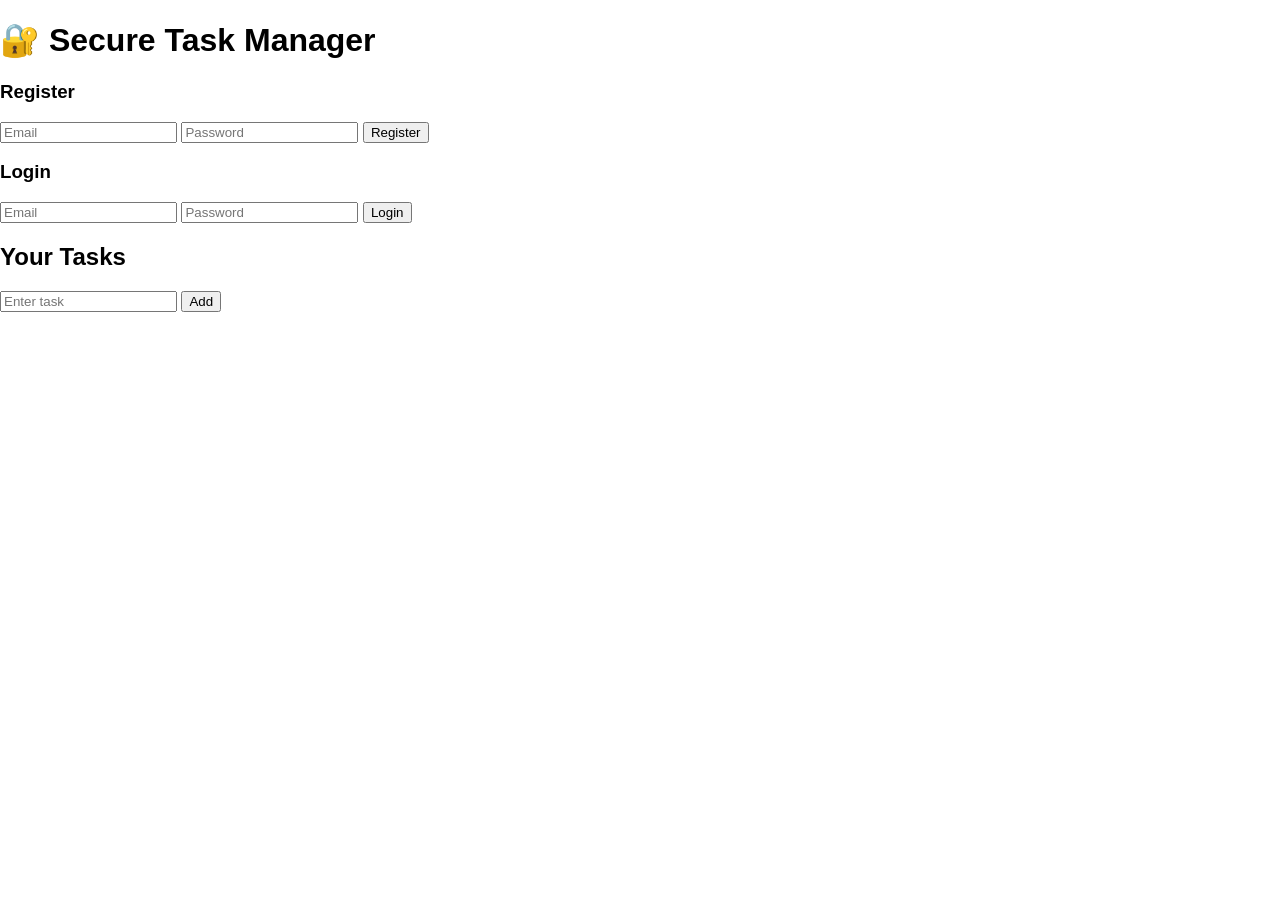
<file: frontend/index.html>
<!DOCTYPE html>
<html>
<head>
  <title>Secure Task Manager</title>
  <link rel="stylesheet" href="style.css">
</head>
<body>

<div class="container">  
  <h1>🔐 Secure Task Manager</h1>

  <div class="auth">
    <h3>Register</h3>
    <input id="regEmail" placeholder="Email">
    <input id="regPass" type="password" placeholder="Password">
    <button onclick="register()">Register</button>

    <h3>Login</h3>
    <input id="loginEmail" placeholder="Email">
    <input id="loginPass" type="password" placeholder="Password">
    <button onclick="login()">Login</button>
  </div>

  <div class="task-box">
    <h2>Your Tasks</h2>
    <input id="taskInput" placeholder="Enter task">
    <button onclick="addTask()">Add</button>

    <ul id="taskList"></ul>
  </div>
</div>

<script src="script.js"></script>

</body>
</html>
</file>
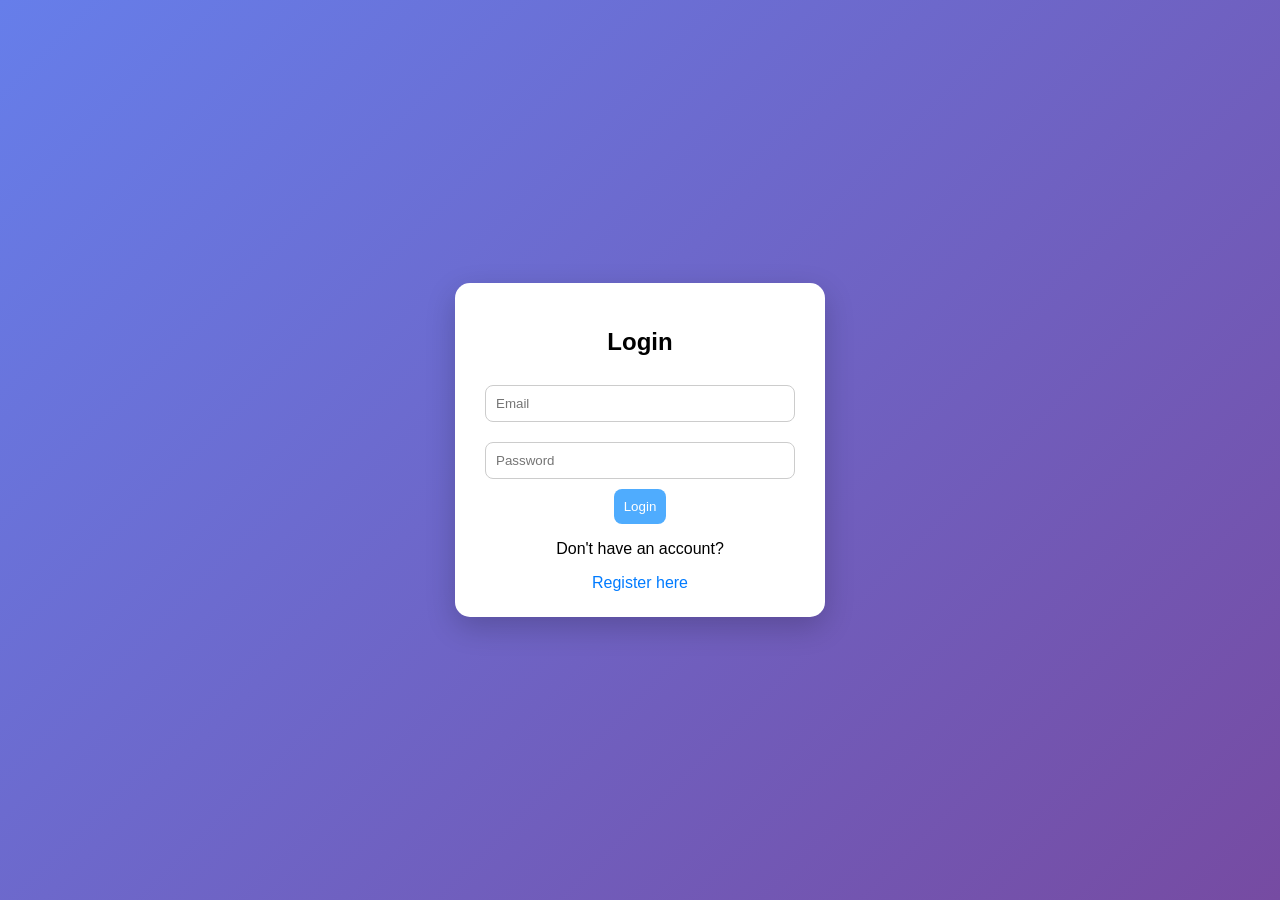
<file: frontend/login.html>
<!DOCTYPE html>
<html>
<head>
  <title>Login</title>
  <link rel="stylesheet" href="style.css">
</head>
<body class="login-bg">

<div class="center-box">
  <div class="auth-card">
    <h2>Login</h2>

    <input id="loginEmail" placeholder="Email">
    <input id="loginPass" type="password" placeholder="Password">

    <button onclick="login()">Login</button>

    <p>Don't have an account?</p>
    <a href="register.html">Register here</a>
  </div>
</div>

<script src="script.js"></script>
</body>
</html>
</file>
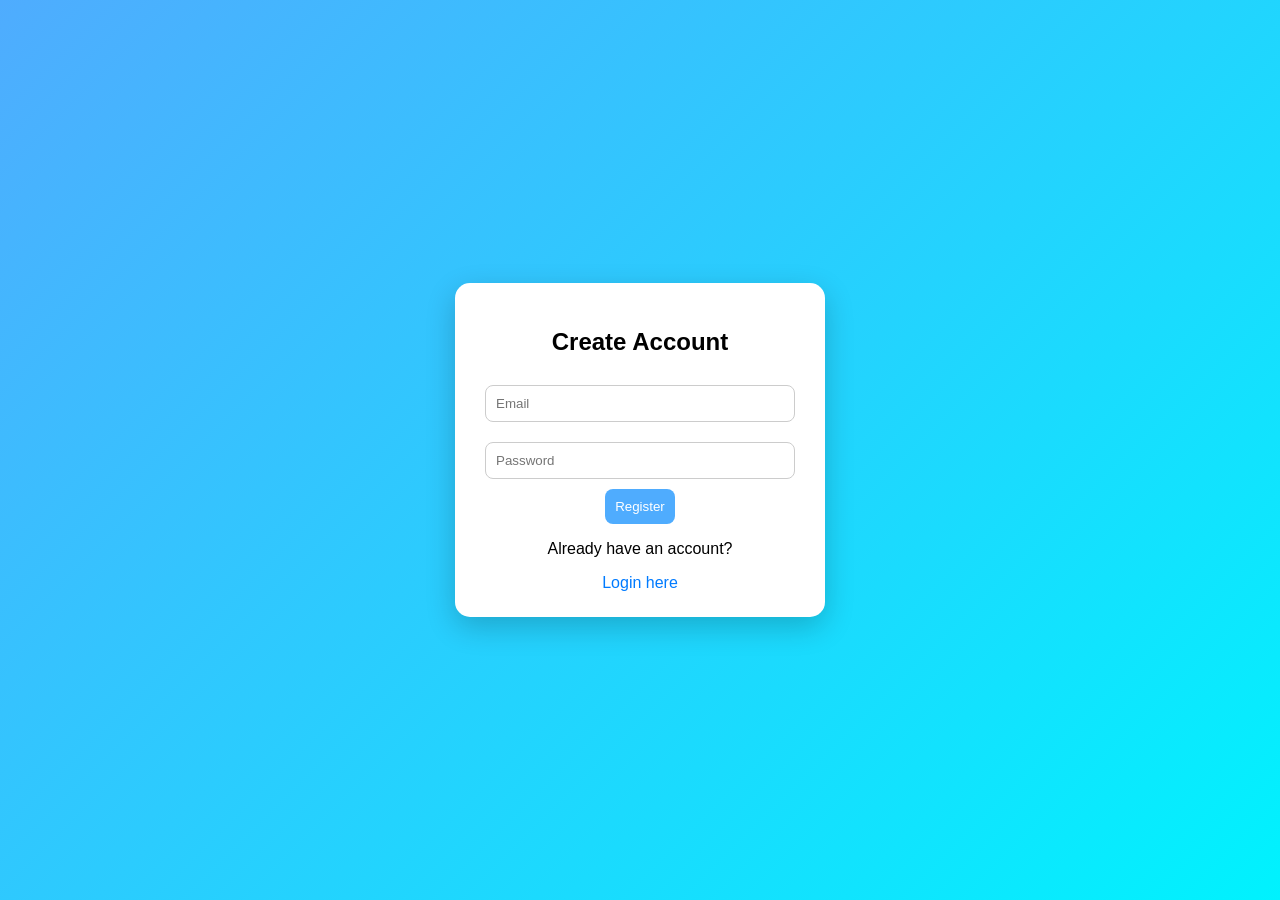
<file: frontend/register.html>
<!DOCTYPE html>
<html>
<head>
  <title>Register</title>
  <link rel="stylesheet" href="style.css">
</head>
<body class="register-bg">

<div class="center-box">
  <div class="auth-card">
    <h2>Create Account</h2>

    <input id="email" placeholder="Email">
    <input id="password" type="password" placeholder="Password">

    <button onclick="register()">Register</button>

    <p>Already have an account?</p>
    <a href="login.html">Login here</a>
  </div>
</div>

<script src="script.js"></script>
</body>
</html>
</file>
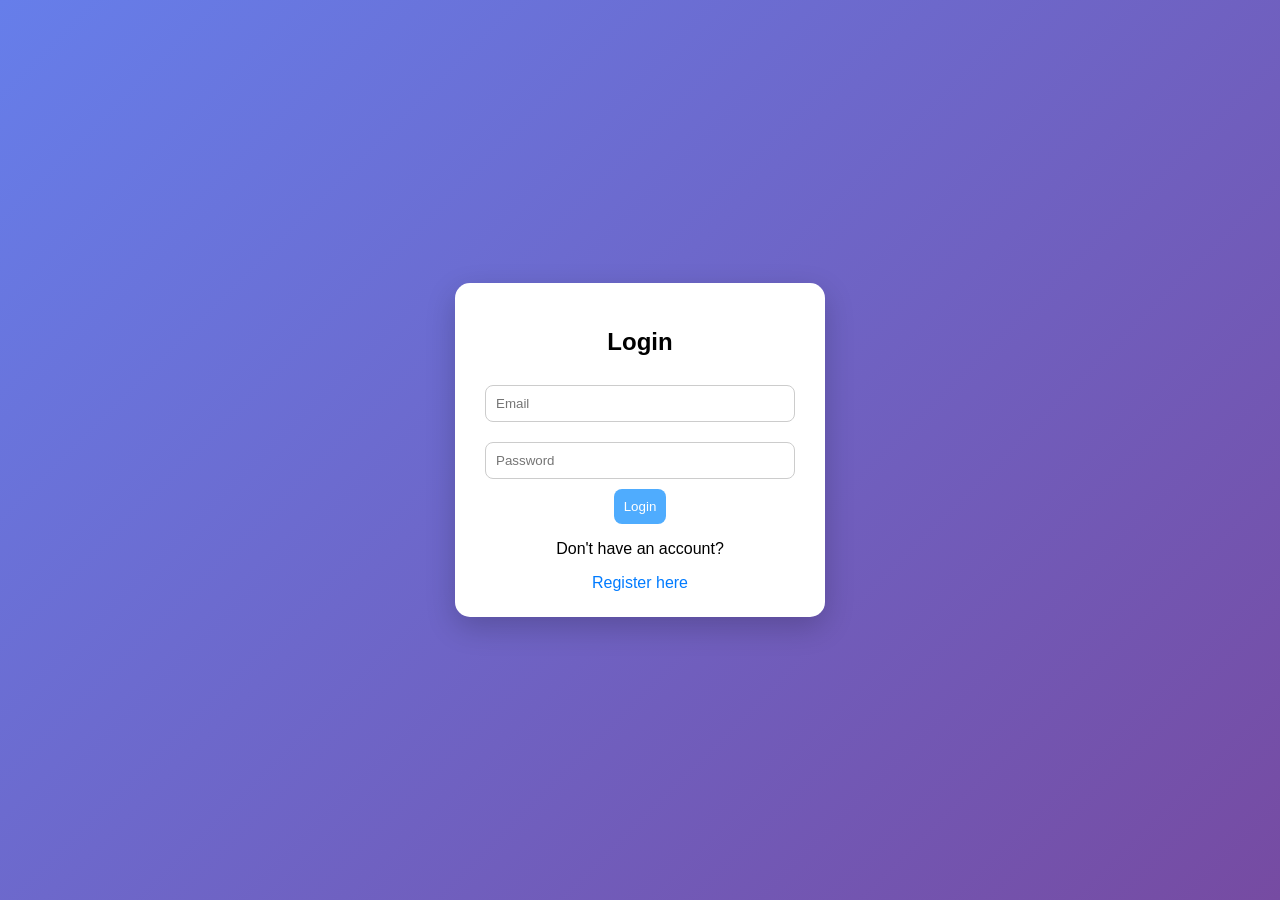
<file: frontend/tasks.html>
<!DOCTYPE html>
<html>
<head>
  <title>Task Dashboard</title>
  <link rel="stylesheet" href="style.css">
</head>

<body>

<div class="app">

  <!-- SIDEBAR -->
  <div class="sidebar">
    <h2>TaskApp</h2>

    <ul>
      <li onclick="showAll()">📋 All Tasks</li>
      <li onclick="showCompleted()">✅ Completed</li>
      <li onclick="logout()">🚪 Logout</li>
    </ul>
  </div>

  <!-- MAIN -->
  <div class="main">

    <!-- HEADER -->
    <div class="header">
      <h1>Dashboard</h1>
    </div>

    <!-- STATS -->
    <div class="stats">
      <div class="stat-card">
        <h3>Total</h3>
        <p id="total">0</p>
      </div>

      <div class="stat-card">
        <h3>Completed</h3>
        <p id="done">0</p>
      </div>

      <div class="stat-card">
        <h3>Pending</h3>
        <p id="pending">0</p>
      </div>
    </div>

    <!-- ADD TASK -->
    <div class="add-task">
      <input id="taskInput" placeholder="Enter your task...">
      <button onclick="addTask()">Add</button>
    </div>

    <!-- TASK LIST -->
    <div id="taskList" class="task-list"></div>

  </div>

</div>

<script src="script.js"></script>
</body>
</html>
</file>
<file: frontend/style.css>
/* ================= GLOBAL ================= */
body {
  margin: 0;
  font-family: 'Segoe UI', sans-serif;
}

/*BACKGROUNDS*/
.register-bg {
  background: linear-gradient(135deg, #4facfe, #00f2fe);
}

.login-bg {
  background: linear-gradient(135deg, #667eea, #764ba2);
}

.task-bg {
  background: #0f172a;
  color: white;
}

/* CENTER (LOGIN/REGISTER) */
.center-box {
  display: flex;
  justify-content: center;
  align-items: center;
  height: 100vh;
}

/*LOGIN/REGISTER CARD  */
.auth-card {
  background: white;
  padding: 25px;
  width: 320px;
  border-radius: 15px;
  text-align: center;
  box-shadow: 0 10px 30px rgba(0,0,0,0.2);
}

/* AUTH INPUT */
.auth-card input {
  width: 90%;
  padding: 10px;
  margin: 10px 0;
  border-radius: 8px;
  border: 1px solid #ccc;
}

/* AUTH BUTTON  */
.auth-card button {
  padding: 10px;
  background: #4facfe;
  color: white;
  border: none;
  border-radius: 8px;
  cursor: pointer;
}

.auth-card button:hover {
  background: #007bff;
}

/*LINKS */
a {
  color: #007bff;
  text-decoration: none;
}

a:hover {
  text-decoration: underline;
}

/* ================================================= */
/* ================= DASHBOARD ================= */
/* ================================================= */

.app {
  display: flex;
  height: 100vh;
}

/*SIDEBAR  */
.sidebar {
  width: 220px;
  background: #bbc5d9;
  padding: 20px;
}

.sidebar h2 {
  margin-bottom: 20px;
}

.sidebar ul {
  list-style: none;
  padding: 0;
}

.sidebar li {
  padding: 10px;
  cursor: pointer;
  border-radius: 8px;
  transition: 0.3s;
}

.sidebar li:hover {
  background:#9babce;
}

/*MAIN*/
.main {
  flex: 1;
  padding: 30px;
}

/*HEADER*/
.header h1 {
  margin-bottom: 20px;
}

/*STATS */
.stats {
  display: flex;
  gap: 20px;
  margin-bottom: 25px;
}

/* Rename card to avoid conflict */
.stat-card {
  flex: 1;
  background:#4b7fac;
  padding: 20px;
  border-radius: 12px;
  text-align: center;
}

.stat-card h3 {
  margin: 0;
  font-size: 16px;
  color: #94a3b8;
}

.stat-card p {
  font-size: 28px;
  margin-top: 10px;
  font-weight: bold;
}

/*ADD TASK*/
.add-task {
  display: flex;
  margin-bottom: 20px;
}

.add-task input {
  flex: 1;
  padding: 12px;
  border: none;
  border-radius: 10px 0 0 10px;
  outline: none;
}

.add-task button {
  width: 100px;
  background: #3b82f6;
  border: none;
  color: white;
  border-radius: 0 10px 10px 0;
  cursor: pointer;
}

/*TASK LIST*/
.task-list {
  display: flex;
  flex-direction: column;
  gap: 10px;
}

/* TASK ITEM*/
.task-item {
  background: #4b7fac;
  padding: 12px 15px;
  border-radius: 10px;

  display: flex;
  justify-content: space-between;
  align-items: center;

  transition: 0.2s;
}

.task-item:hover {
  transform: scale(1.02);
}

/* LEFT SIDE */
.task-item div {
  display: flex;
  align-items: center;
  gap: 10px;
}

/* DELETE BUTTON */
.task-item button {
  background: transparent;
  border: none;
  color: #ef4444;
  cursor: pointer;
  font-size: 16px;
}
</file>
